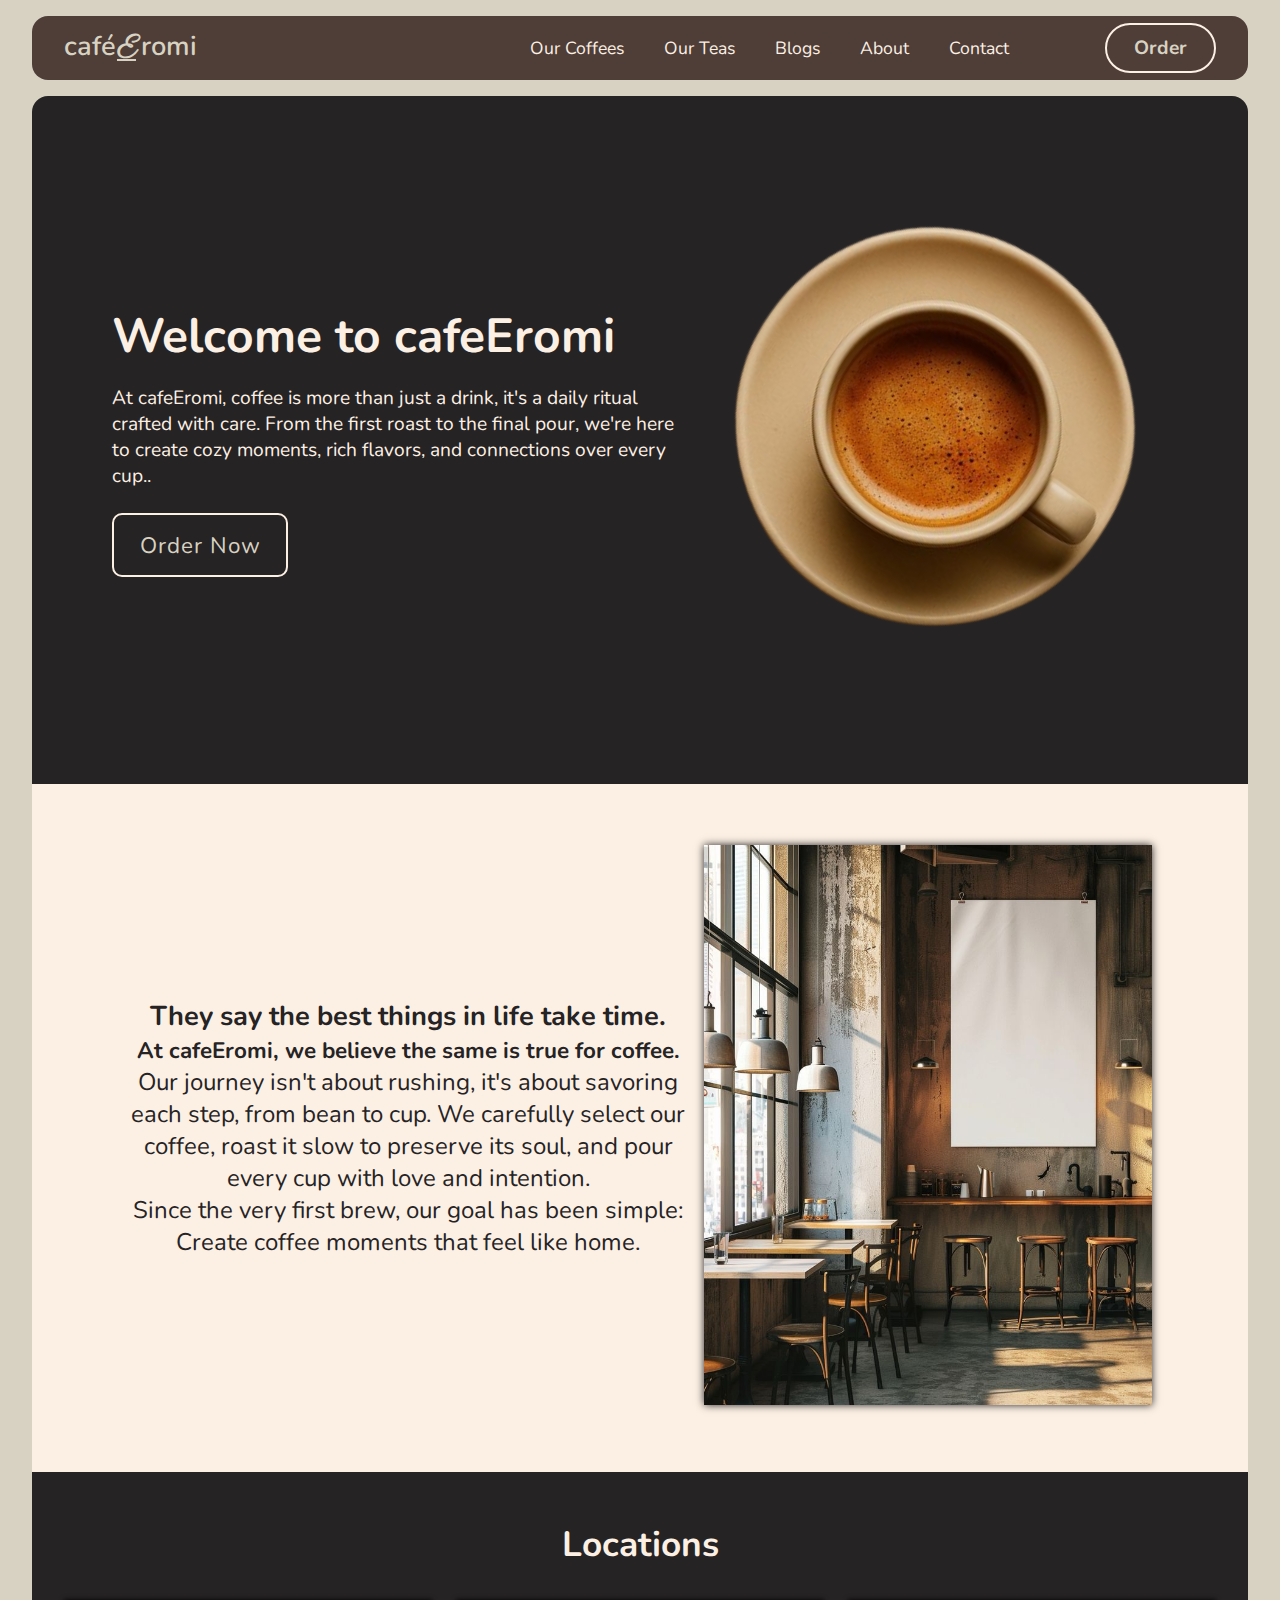
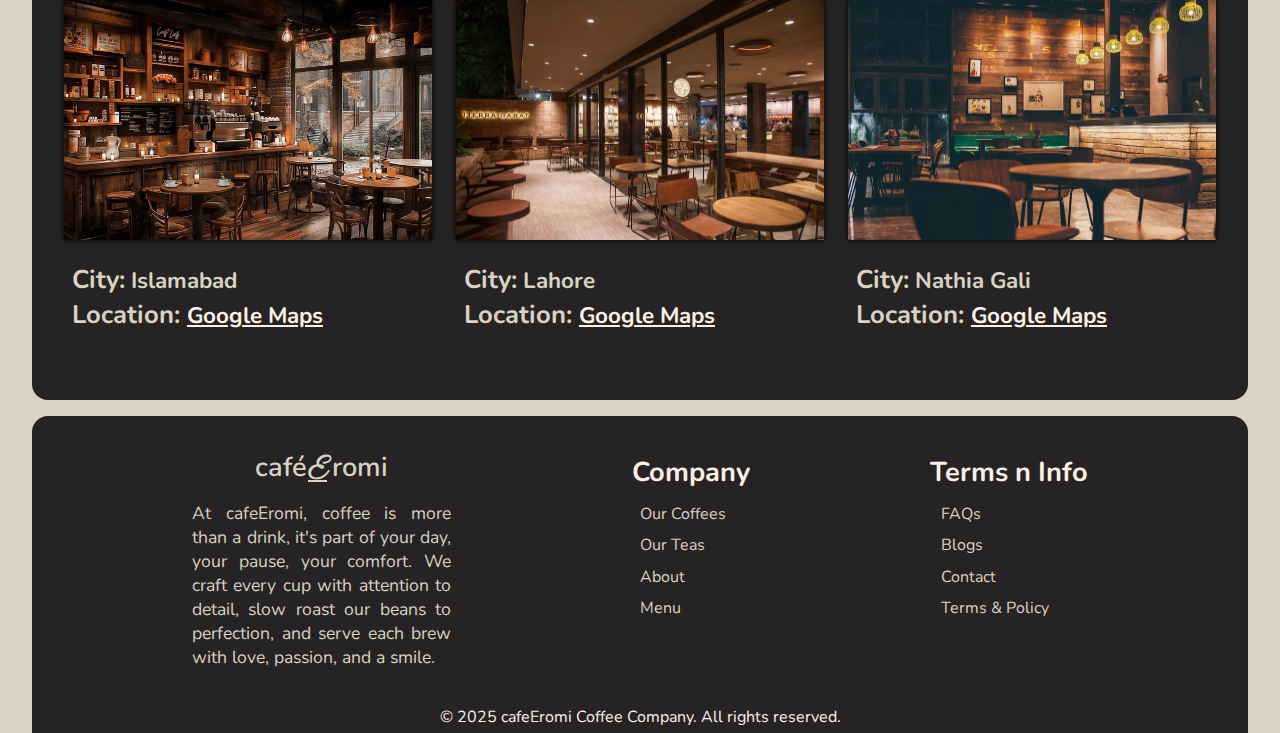
<file: index.html>
<!DOCTYPE html>
<html lang="en">
<head>
    <meta charset="UTF-8">
    <meta name="viewport" content="width=device-width, initial-scale=1.0">
    <title>CaféEromi</title>
    <link rel="shortcut icon" href="assets/favicon/favicon.ico" type="image/x-icon">
    <link rel="stylesheet" href="css/style.css">
    <link rel="stylesheet" href="css/headFoot.css">
</head>
<body>
    <div class="container">
        <header>
            <div class="hero">
                <div class="logo"><a href="index.html">café<span>E</span>romi</a></div>
                <div class="nav">
                    <ul>
                        <li><a href="ourCoffees.html">Our Coffees</a></li>
                        <li><a href="ourTeas.html">Our Teas</a></li>
                        <li><a href="blogs.html">Blogs</a></li>
                        <li><a href="about.html">About</a></li>
                        <li><a href="contact.html">Contact</a></li>
                        <h5><a href="menu.html">Order</a></h5>
                    </ul>
                </div>
            </div>
        </header>
        
        <main>
            <div class="firstSection">
                <div class="text">
                    <h3>Welcome to cafeEromi</h3>
                    <!-- <h4>Crafted with perfection, <br><span></span> poured with love</h4> -->
                    <p>At cafeEromi, coffee is more than just a drink, it's a daily ritual crafted with care. From the first roast to the final pour, we're here to create cozy moments, rich flavors, and connections over every cup..</p>
                    <button><a href="">Order Now</a></button>
                </div>
                <div class="image"><img src="images/coffee.png" alt="Coffee Image/ Now you can't see it."></div>
            </div>

            <div class="secondSection">
                <div class="sideText">
                    <h3>They say the best things in life take time.</h3>
                    <h4>At cafeEromi, we believe the same is true for coffee.</h4>
                    <p>Our journey isn't about rushing, it's about savoring each step, from bean to cup. We carefully select our coffee, roast it slow to preserve its soul, and pour every cup with love and intention.</p>
                    <p>Since the very first brew, our goal has been simple: Create coffee moments that feel like home.</p>
                </div>
                <div class="sideImg">
                    <img src="images/cafeCorner.jpeg" alt="cafe ambiance">
                </div>
            </div>

            <div class="thirdSection">
                <div class="title"><h3>Locations</h3></div>
                <div class="content">
                    <div class="column">
                        <img src="images/location1.jpeg" alt="First Location">
                        <h4><span>City:</span> Islamabad</h4>
                        <h3>Location: <a href="https://maps.app.goo.gl/bSp8hKGJE97Chyjr6" target="_blank">Google Maps</a></h3>
                    </div>
                    <div class="column">
                        <img src="images/location2.jpeg" alt="First Location">
                        <h4><span>City:</span> Lahore</h4>
                        <h3>Location: <a href="https://maps.app.goo.gl/pLmsVsGnGvQEAApd8" target="_blank">Google Maps</a></h3>
                    </div>
                    <div class="column">
                        <img src="images/location3.jpeg" alt="First Location">
                        <h4><span>City:</span> Nathia Gali</h4>
                        <h3>Location: <a href="https://maps.app.goo.gl/6GVHs4MskCoEbJNc8" target="_blank">Google Maps</a></h3>
                    </div>
                </div>
            </div>
        </main>
        
        <footer>
            <div class="top">
                <div class="leftSide">
                    <div class="logo"><a href="index.html">café<span>E</span>romi</a></div>
                    <p>At cafeEromi, coffee is more than a drink, it's part of your day, your pause, your comfort. We craft every cup with attention to detail, slow roast our beans to perfection, and serve each brew with love, passion, and a smile.</p>
                </div>
                <div class="nav">
                    <h4>Company</h4>
                    <ul>
                        <li><a href="ourCoffees.html">Our Coffees</a></li>
                        <li><a href="ourTeas.html">Our Teas</a></li>
                        <li><a href="about.html">About</a></li>
                        <li><a href="menu.html">Menu</a></li>
                    </ul>
                </div>
                <div class="links">
                    <h4>Terms n Info</h4>
                    <ul>
                        <li><a href="faqs.html">FAQs</a></li>
                        <li><a href="blogs.html">Blogs</a></li>
                        <li><a href="contact.html">Contact</a></li>
                        <li><a href="termNpolicy.html">Terms & Policy</a></li>
                    </ul>
                </div>
            </div>
            <div class="bottom">
                <p>© 2025 cafeEromi Coffee Company. All rights reserved.</p>
            </div>
        </footer>
    </div>
</body>
</html>
</file>
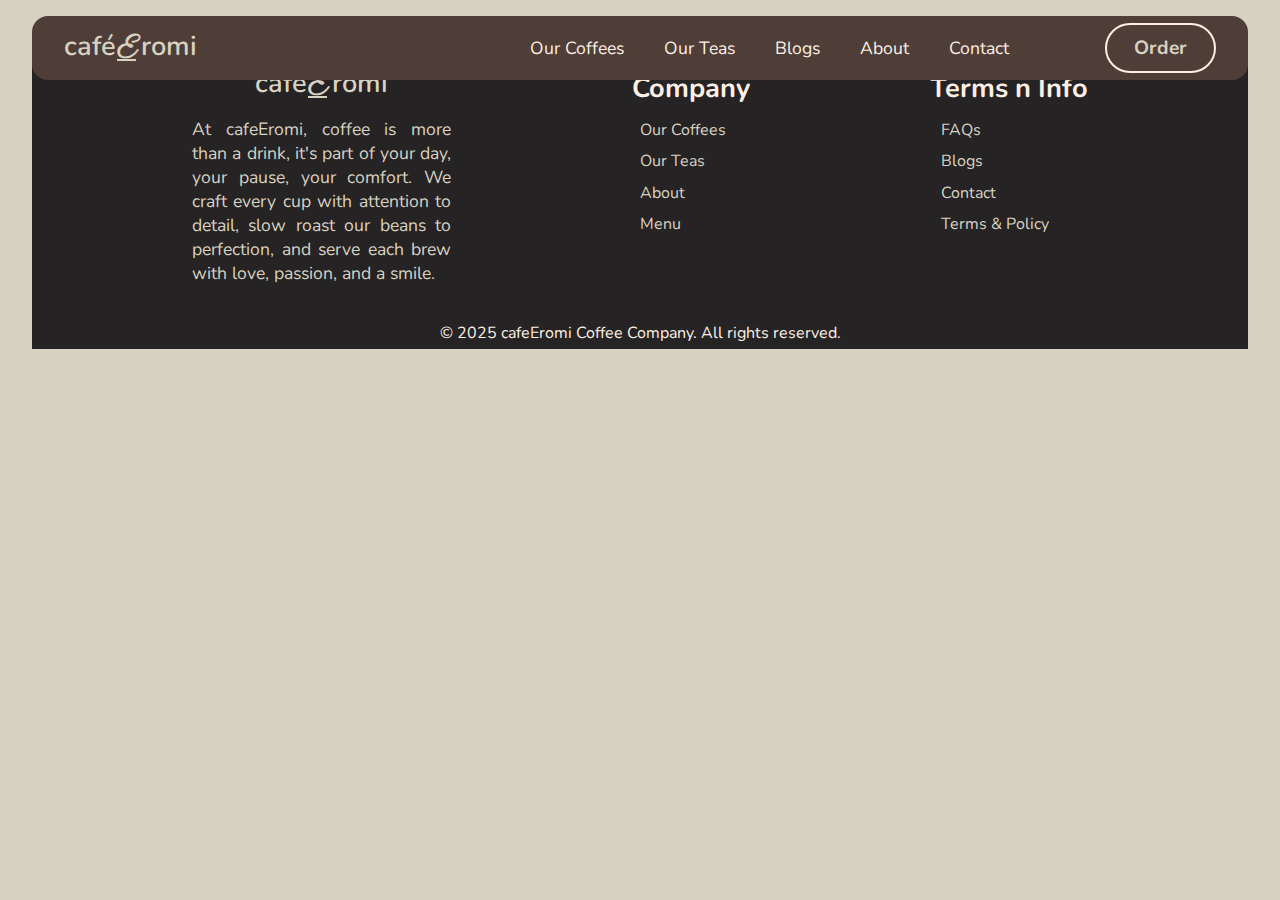
<file: about.html>
<!DOCTYPE html>
<html lang="en">
<head>
    <meta charset="UTF-8">
    <meta name="viewport" content="width=device-width, initial-scale=1.0">
    <title>CaféEromi</title>
    <link rel="shortcut icon" href="assets/favicon/favicon.ico" type="image/x-icon">
    <link rel="stylesheet" href="css/about.css">
    <link rel="stylesheet" href="css/headFoot.css">
</head>
<body>
    <div class="container">
        <header>
            <div class="hero">
                <div class="logo"><a href="index.html">café<span>E</span>romi</a></div>
                <div class="nav">
                    <ul>
                        <li><a href="ourCoffees.html">Our Coffees</a></li>
                        <li><a href="ourTeas.html">Our Teas</a></li>
                        <li><a href="blogs.html">Blogs</a></li>
                        <li><a href="about.html">About</a></li>
                        <li><a href="contact.html">Contact</a></li>
                        <h5><a href="menu.html">Order</a></h5>
                    </ul>
                </div>
            </div>
        </header>
        
        <main>

        </main>
        
        <footer>
            <div class="top">
                <div class="leftSide">
                    <div class="logo"><a href="index.html">café<span>E</span>romi</a></div>
                    <p>At cafeEromi, coffee is more than a drink, it's part of your day, your pause, your comfort. We craft every cup with attention to detail, slow roast our beans to perfection, and serve each brew with love, passion, and a smile.</p>
                </div>
                <div class="nav">
                    <h4>Company</h4>
                    <ul>
                        <li><a href="ourCoffees.html">Our Coffees</a></li>
                        <li><a href="ourTeas.html">Our Teas</a></li>
                        <li><a href="about.html">About</a></li>
                        <li><a href="menu.html">Menu</a></li>
                    </ul>
                </div>
                <div class="links">
                    <h4>Terms n Info</h4>
                    <ul>
                        <li><a href="faqs.html">FAQs</a></li>
                        <li><a href="blogs.html">Blogs</a></li>
                        <li><a href="contact.html">Contact</a></li>
                        <li><a href="termNpolicy.html">Terms & Policy</a></li>
                    </ul>
                </div>
            </div>
            <div class="bottom">
                <p>© 2025 cafeEromi Coffee Company. All rights reserved.</p>
            </div>
        </footer>
    </div>
</body>
</html>
</file>
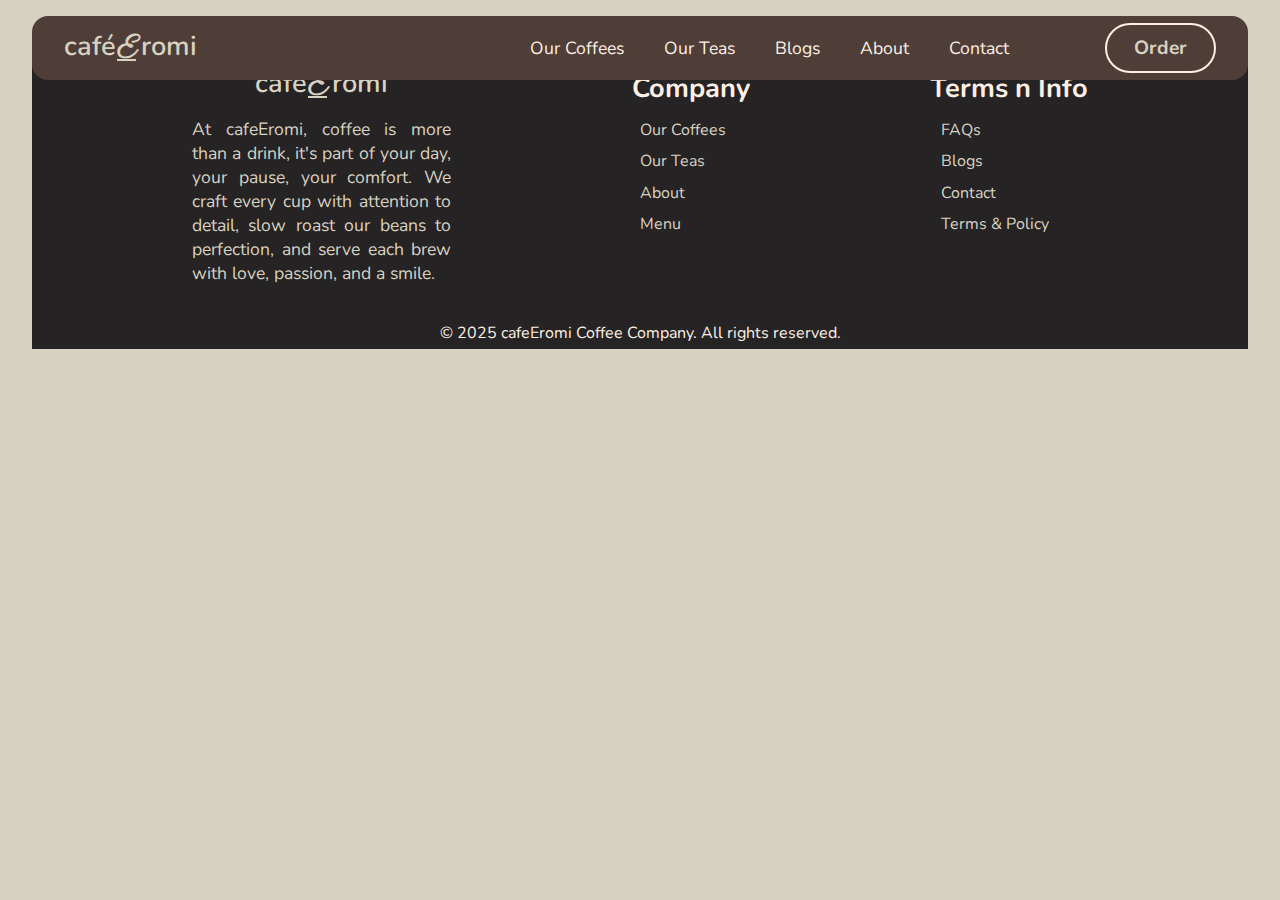
<file: blogs.html>
<!DOCTYPE html>
<html lang="en">
<head>
    <meta charset="UTF-8">
    <meta name="viewport" content="width=device-width, initial-scale=1.0">
    <title>CaféEromi</title>
    <link rel="shortcut icon" href="assets/favicon/favicon.ico" type="image/x-icon">
    <link rel="stylesheet" href="css/blogs.css">
    <link rel="stylesheet" href="css/headFoot.css">
</head>
<body>
    <div class="container">
        <header>
            <div class="hero">
                <div class="logo"><a href="index.html">café<span>E</span>romi</a></div>
                <div class="nav">
                    <ul>
                        <li><a href="ourCoffees.html">Our Coffees</a></li>
                        <li><a href="ourTeas.html">Our Teas</a></li>
                        <li><a href="blogs.html">Blogs</a></li>
                        <li><a href="about.html">About</a></li>
                        <li><a href="contact.html">Contact</a></li>
                        <h5><a href="menu.html">Order</a></h5>
                    </ul>
                </div>
            </div>
        </header>
        
        <main>

        </main>
        
        <footer>
            <div class="top">
                <div class="leftSide">
                    <div class="logo"><a href="index.html">café<span>E</span>romi</a></div>
                    <p>At cafeEromi, coffee is more than a drink, it's part of your day, your pause, your comfort. We craft every cup with attention to detail, slow roast our beans to perfection, and serve each brew with love, passion, and a smile.</p>
                </div>
                <div class="nav">
                    <h4>Company</h4>
                    <ul>
                        <li><a href="ourCoffees.html">Our Coffees</a></li>
                        <li><a href="ourTeas.html">Our Teas</a></li>
                        <li><a href="about.html">About</a></li>
                        <li><a href="menu.html">Menu</a></li>
                    </ul>
                </div>
                <div class="links">
                    <h4>Terms n Info</h4>
                    <ul>
                        <li><a href="faqs.html">FAQs</a></li>
                        <li><a href="blogs.html">Blogs</a></li>
                        <li><a href="contact.html">Contact</a></li>
                        <li><a href="termNpolicy.html">Terms & Policy</a></li>
                    </ul>
                </div>
            </div>
            <div class="bottom">
                <p>© 2025 cafeEromi Coffee Company. All rights reserved.</p>
            </div>
        </footer>
    </div>
</body>
</html>
</file>
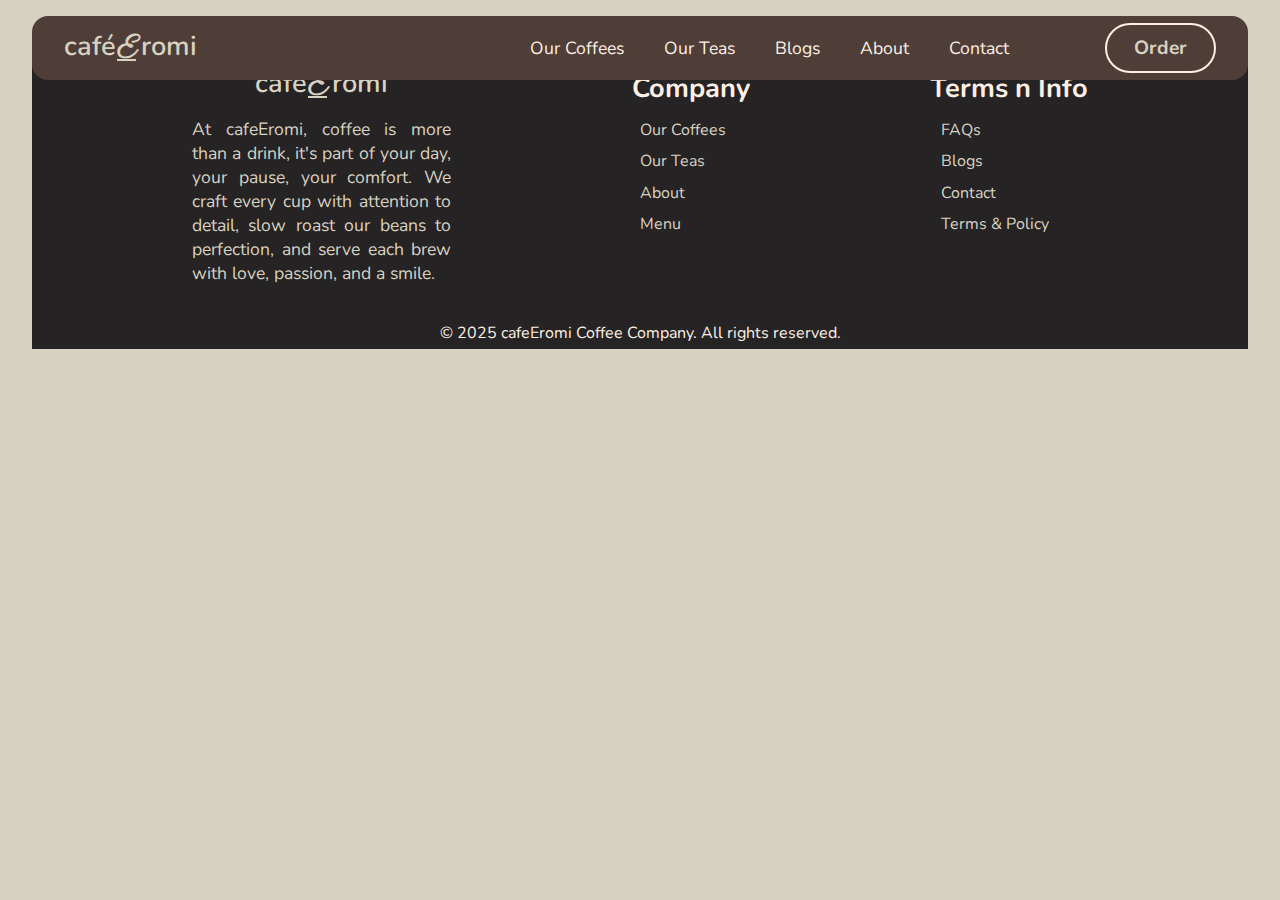
<file: cart.html>
<!DOCTYPE html>
<html lang="en">
<head>
    <meta charset="UTF-8">
    <meta name="viewport" content="width=device-width, initial-scale=1.0">
    <title>CaféEromi</title>
    <link rel="shortcut icon" href="assets/favicon/favicon.ico" type="image/x-icon">
    <link rel="stylesheet" href="css/cart.css">
    <link rel="stylesheet" href="css/headFoot.css">
</head>
<body>
    <div class="container">
        <header>
            <div class="hero">
                <div class="logo"><a href="index.html">café<span>E</span>romi</a></div>
                <div class="nav">
                    <ul>
                        <li><a href="ourCoffees.html">Our Coffees</a></li>
                        <li><a href="ourTeas.html">Our Teas</a></li>
                        <li><a href="blogs.html">Blogs</a></li>
                        <li><a href="about.html">About</a></li>
                        <li><a href="contact.html">Contact</a></li>
                        <h5><a href="menu.html">Order</a></h5>
                    </ul>
                </div>
            </div>
        </header>
        
        <main>

        </main>
        
        <footer>
            <div class="top">
                <div class="leftSide">
                    <div class="logo"><a href="index.html">café<span>E</span>romi</a></div>
                    <p>At cafeEromi, coffee is more than a drink, it's part of your day, your pause, your comfort. We craft every cup with attention to detail, slow roast our beans to perfection, and serve each brew with love, passion, and a smile.</p>
                </div>
                <div class="nav">
                    <h4>Company</h4>
                    <ul>
                        <li><a href="ourCoffees.html">Our Coffees</a></li>
                        <li><a href="ourTeas.html">Our Teas</a></li>
                        <li><a href="about.html">About</a></li>
                        <li><a href="menu.html">Menu</a></li>
                    </ul>
                </div>
                <div class="links">
                    <h4>Terms n Info</h4>
                    <ul>
                        <li><a href="faqs.html">FAQs</a></li>
                        <li><a href="blogs.html">Blogs</a></li>
                        <li><a href="contact.html">Contact</a></li>
                        <li><a href="termNpolicy.html">Terms & Policy</a></li>
                    </ul>
                </div>
            </div>
            <div class="bottom">
                <p>© 2025 cafeEromi Coffee Company. All rights reserved.</p>
            </div>
        </footer>
    </div>
</body>
</html>
</file>
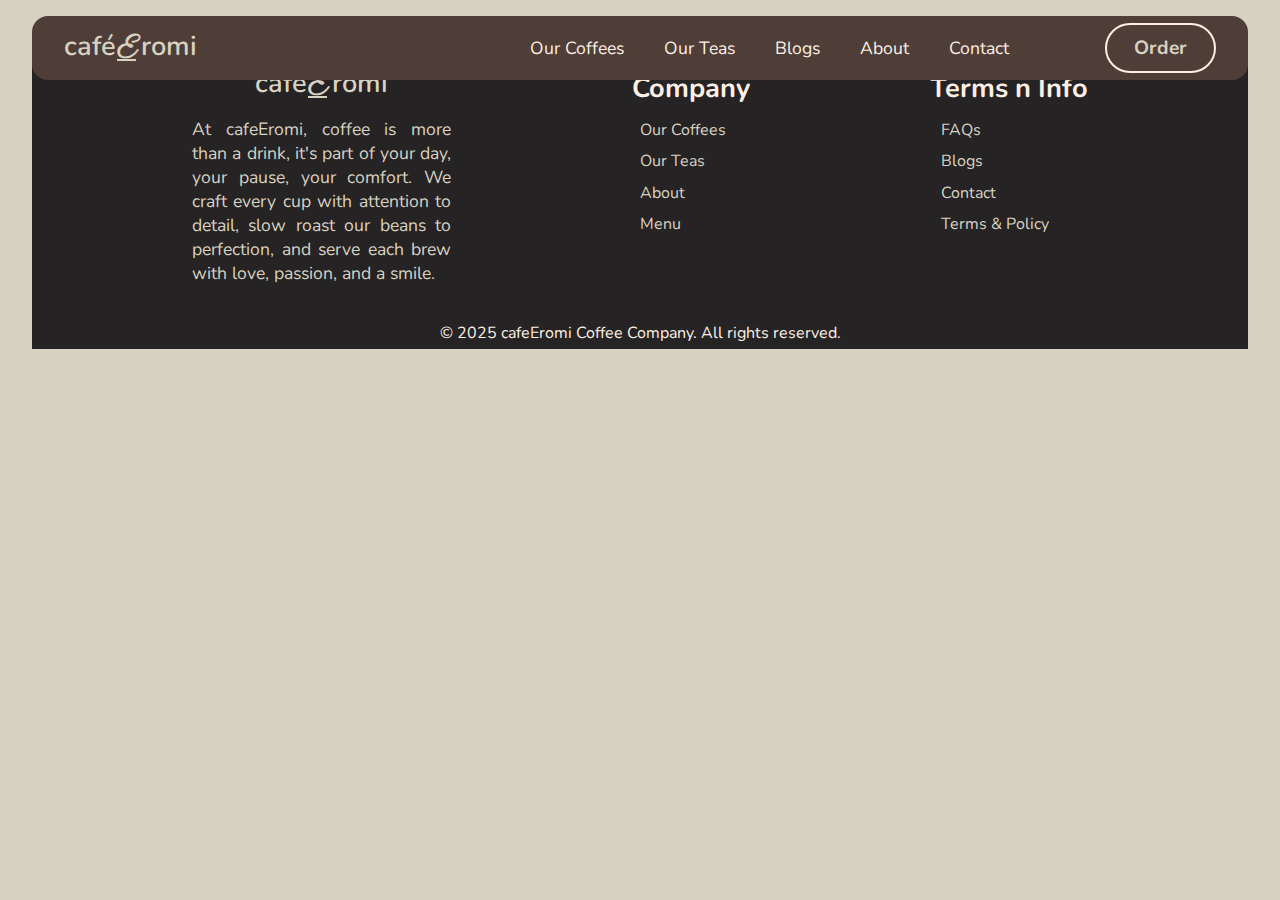
<file: checkout.html>
<!DOCTYPE html>
<html lang="en">
<head>
    <meta charset="UTF-8">
    <meta name="viewport" content="width=device-width, initial-scale=1.0">
    <title>CaféEromi</title>
    <link rel="shortcut icon" href="assets/favicon/favicon.ico" type="image/x-icon">
    <link rel="stylesheet" href="css/checkout.css">
    <link rel="stylesheet" href="css/headFoot.css">
</head>
<body>
    <div class="container">
        <header>
            <div class="hero">
                <div class="logo"><a href="index.html">café<span>E</span>romi</a></div>
                <div class="nav">
                    <ul>
                        <li><a href="ourCoffees.html">Our Coffees</a></li>
                        <li><a href="ourTeas.html">Our Teas</a></li>
                        <li><a href="blogs.html">Blogs</a></li>
                        <li><a href="about.html">About</a></li>
                        <li><a href="contact.html">Contact</a></li>
                        <h5><a href="menu.html">Order</a></h5>
                    </ul>
                </div>
            </div>
        </header>
        
        <main>

        </main>
        
        <footer>
            <div class="top">
                <div class="leftSide">
                    <div class="logo"><a href="index.html">café<span>E</span>romi</a></div>
                    <p>At cafeEromi, coffee is more than a drink, it's part of your day, your pause, your comfort. We craft every cup with attention to detail, slow roast our beans to perfection, and serve each brew with love, passion, and a smile.</p>
                </div>
                <div class="nav">
                    <h4>Company</h4>
                    <ul>
                        <li><a href="ourCoffees.html">Our Coffees</a></li>
                        <li><a href="ourTeas.html">Our Teas</a></li>
                        <li><a href="about.html">About</a></li>
                        <li><a href="menu.html">Menu</a></li>
                    </ul>
                </div>
                <div class="links">
                    <h4>Terms n Info</h4>
                    <ul>
                        <li><a href="faqs.html">FAQs</a></li>
                        <li><a href="blogs.html">Blogs</a></li>
                        <li><a href="contact.html">Contact</a></li>
                        <li><a href="termNpolicy.html">Terms & Policy</a></li>
                    </ul>
                </div>
            </div>
            <div class="bottom">
                <p>© 2025 cafeEromi Coffee Company. All rights reserved.</p>
            </div>
        </footer>
    </div>
</body>
</html>
</file>
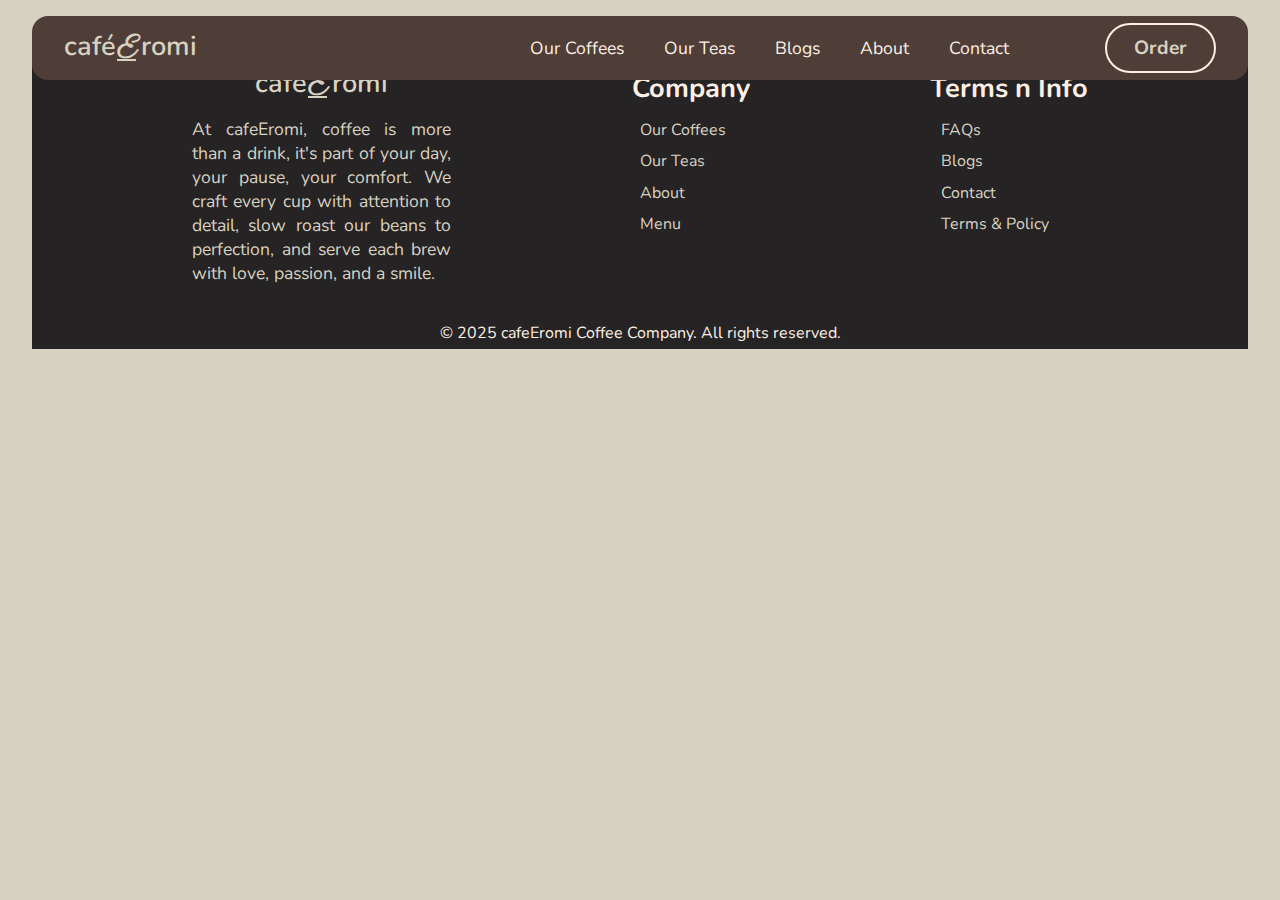
<file: contact.html>
<!DOCTYPE html>
<html lang="en">
<head>
    <meta charset="UTF-8">
    <meta name="viewport" content="width=device-width, initial-scale=1.0">
    <title>CaféEromi</title>
    <link rel="shortcut icon" href="assets/favicon/favicon.ico" type="image/x-icon">
    <link rel="stylesheet" href="css/contact.css">
    <link rel="stylesheet" href="css/headFoot.css">
</head>
<body>
    <div class="container">
        <header>
            <div class="hero">
                <div class="logo"><a href="index.html">café<span>E</span>romi</a></div>
                <div class="nav">
                    <ul>
                        <li><a href="ourCoffees.html">Our Coffees</a></li>
                        <li><a href="ourTeas.html">Our Teas</a></li>
                        <li><a href="blogs.html">Blogs</a></li>
                        <li><a href="about.html">About</a></li>
                        <li><a href="contact.html">Contact</a></li>
                        <h5><a href="menu.html">Order</a></h5>
                    </ul>
                </div>
            </div>
        </header>
        
        <main>

        </main>
        
        <footer>
            <div class="top">
                <div class="leftSide">
                    <div class="logo"><a href="index.html">café<span>E</span>romi</a></div>
                    <p>At cafeEromi, coffee is more than a drink, it's part of your day, your pause, your comfort. We craft every cup with attention to detail, slow roast our beans to perfection, and serve each brew with love, passion, and a smile.</p>
                </div>
                <div class="nav">
                    <h4>Company</h4>
                    <ul>
                        <li><a href="ourCoffees.html">Our Coffees</a></li>
                        <li><a href="ourTeas.html">Our Teas</a></li>
                        <li><a href="about.html">About</a></li>
                        <li><a href="menu.html">Menu</a></li>
                    </ul>
                </div>
                <div class="links">
                    <h4>Terms n Info</h4>
                    <ul>
                        <li><a href="faqs.html">FAQs</a></li>
                        <li><a href="blogs.html">Blogs</a></li>
                        <li><a href="contact.html">Contact</a></li>
                        <li><a href="termNpolicy.html">Terms & Policy</a></li>
                    </ul>
                </div>
            </div>
            <div class="bottom">
                <p>© 2025 cafeEromi Coffee Company. All rights reserved.</p>
            </div>
        </footer>
    </div>
</body>
</html>
</file>
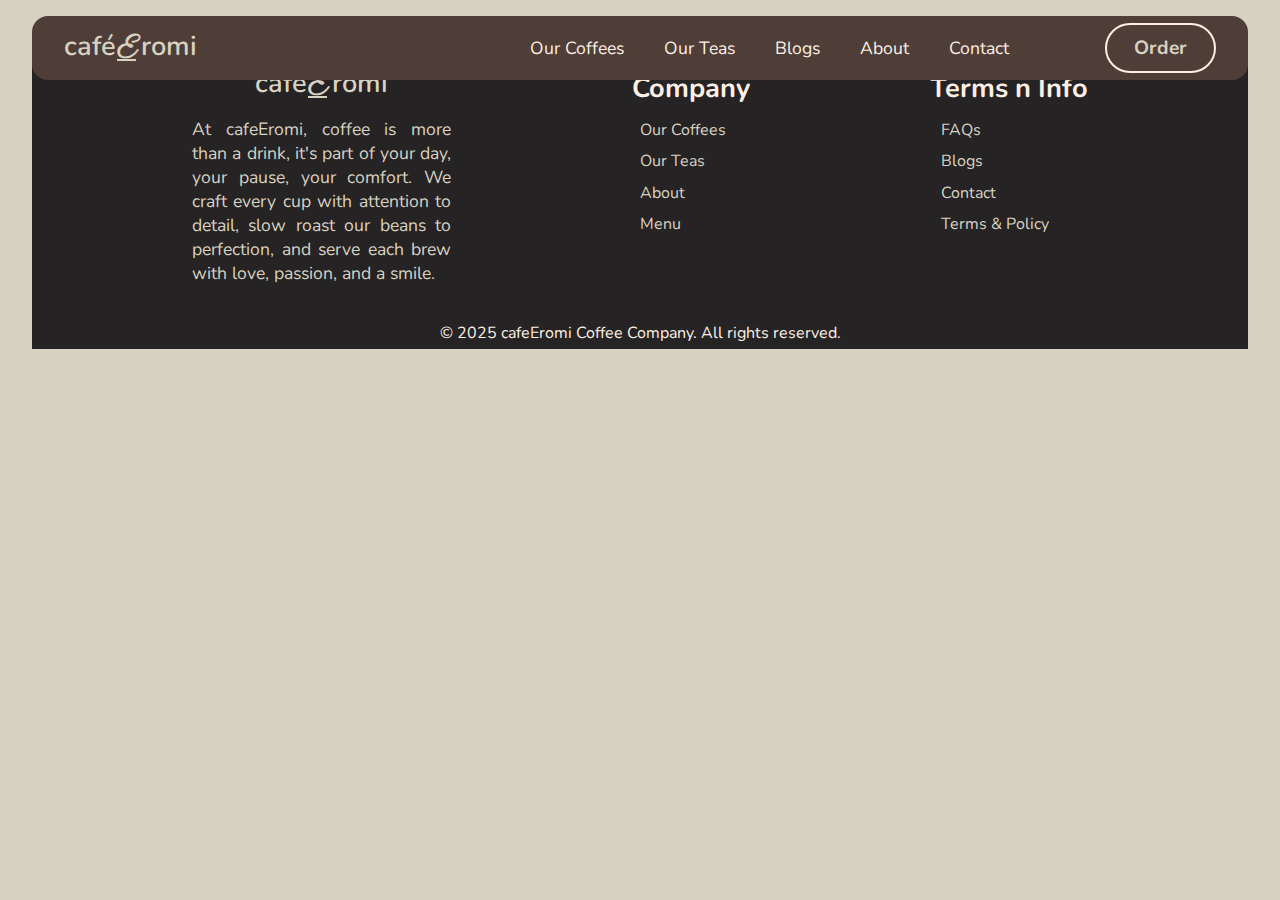
<file: faqs.html>
<!DOCTYPE html>
<html lang="en">
<head>
    <meta charset="UTF-8">
    <meta name="viewport" content="width=device-width, initial-scale=1.0">
    <title>CaféEromi</title>
    <link rel="shortcut icon" href="assets/favicon/favicon.ico" type="image/x-icon">
    <link rel="stylesheet" href="css/faqs.css">
    <link rel="stylesheet" href="css/headFoot.css">
</head>
<body>
    <div class="container">
        <header>
            <div class="hero">
                <div class="logo"><a href="index.html">café<span>E</span>romi</a></div>
                <div class="nav">
                    <ul>
                        <li><a href="ourCoffees.html">Our Coffees</a></li>
                        <li><a href="ourTeas.html">Our Teas</a></li>
                        <li><a href="blogs.html">Blogs</a></li>
                        <li><a href="about.html">About</a></li>
                        <li><a href="contact.html">Contact</a></li>
                        <h5><a href="menu.html">Order</a></h5>
                    </ul>
                </div>
            </div>
        </header>
        
        <main>

        </main>
        
        <footer>
            <div class="top">
                <div class="leftSide">
                    <div class="logo"><a href="index.html">café<span>E</span>romi</a></div>
                    <p>At cafeEromi, coffee is more than a drink, it's part of your day, your pause, your comfort. We craft every cup with attention to detail, slow roast our beans to perfection, and serve each brew with love, passion, and a smile.</p>
                </div>
                <div class="nav">
                    <h4>Company</h4>
                    <ul>
                        <li><a href="ourCoffees.html">Our Coffees</a></li>
                        <li><a href="ourTeas.html">Our Teas</a></li>
                        <li><a href="about.html">About</a></li>
                        <li><a href="menu.html">Menu</a></li>
                    </ul>
                </div>
                <div class="links">
                    <h4>Terms n Info</h4>
                    <ul>
                        <li><a href="faqs.html">FAQs</a></li>
                        <li><a href="blogs.html">Blogs</a></li>
                        <li><a href="contact.html">Contact</a></li>
                        <li><a href="termNpolicy.html">Terms & Policy</a></li>
                    </ul>
                </div>
            </div>
            <div class="bottom">
                <p>© 2025 cafeEromi Coffee Company. All rights reserved.</p>
            </div>
        </footer>
    </div>
</body>
</html>
</file>
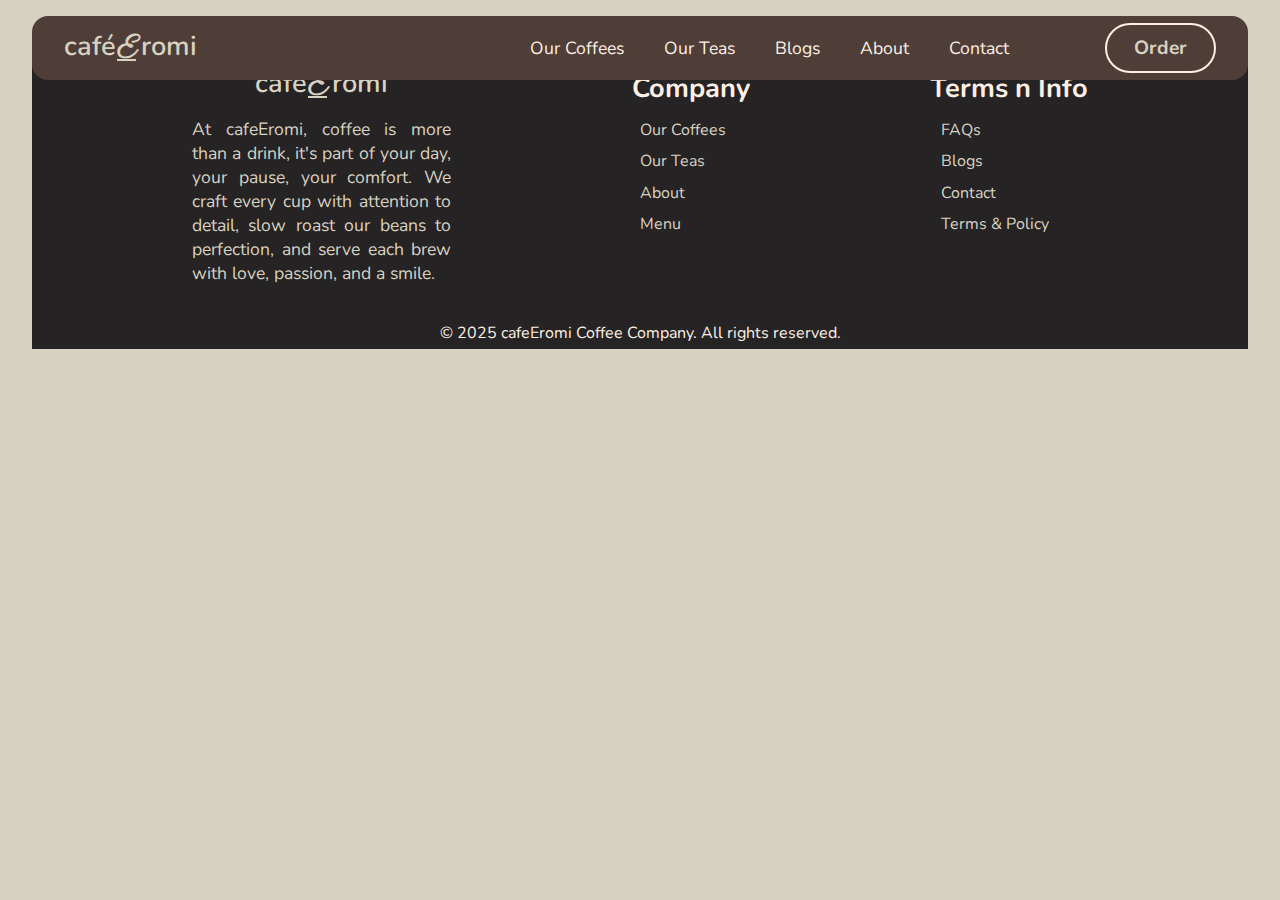
<file: menu.html>
<!DOCTYPE html>
<html lang="en">
<head>
    <meta charset="UTF-8">
    <meta name="viewport" content="width=device-width, initial-scale=1.0">
    <title>CaféEromi</title>
    <link rel="shortcut icon" href="assets/favicon/favicon.ico" type="image/x-icon">
    <link rel="stylesheet" href="css/menu.css">
    <link rel="stylesheet" href="css/headFoot.css">
</head>
<body>
    <div class="container">
        <header>
            <div class="hero">
                <div class="logo"><a href="index.html">café<span>E</span>romi</a></div>
                <div class="nav">
                    <ul>
                        <li><a href="ourCoffees.html">Our Coffees</a></li>
                        <li><a href="ourTeas.html">Our Teas</a></li>
                        <li><a href="blogs.html">Blogs</a></li>
                        <li><a href="about.html">About</a></li>
                        <li><a href="contact.html">Contact</a></li>
                        <h5><a href="menu.html">Order</a></h5>
                    </ul>
                </div>
            </div>
        </header>
        
        <main>

        </main>
        
        <footer>
            <div class="top">
                <div class="leftSide">
                    <div class="logo"><a href="index.html">café<span>E</span>romi</a></div>
                    <p>At cafeEromi, coffee is more than a drink, it's part of your day, your pause, your comfort. We craft every cup with attention to detail, slow roast our beans to perfection, and serve each brew with love, passion, and a smile.</p>
                </div>
                <div class="nav">
                    <h4>Company</h4>
                    <ul>
                        <li><a href="ourCoffees.html">Our Coffees</a></li>
                        <li><a href="ourTeas.html">Our Teas</a></li>
                        <li><a href="about.html">About</a></li>
                        <li><a href="menu.html">Menu</a></li>
                    </ul>
                </div>
                <div class="links">
                    <h4>Terms n Info</h4>
                    <ul>
                        <li><a href="faqs.html">FAQs</a></li>
                        <li><a href="blogs.html">Blogs</a></li>
                        <li><a href="contact.html">Contact</a></li>
                        <li><a href="termNpolicy.html">Terms & Policy</a></li>
                    </ul>
                </div>
            </div>
            <div class="bottom">
                <p>© 2025 cafeEromi Coffee Company. All rights reserved.</p>
            </div>
        </footer>
    </div>
</body>
</html>
</file>
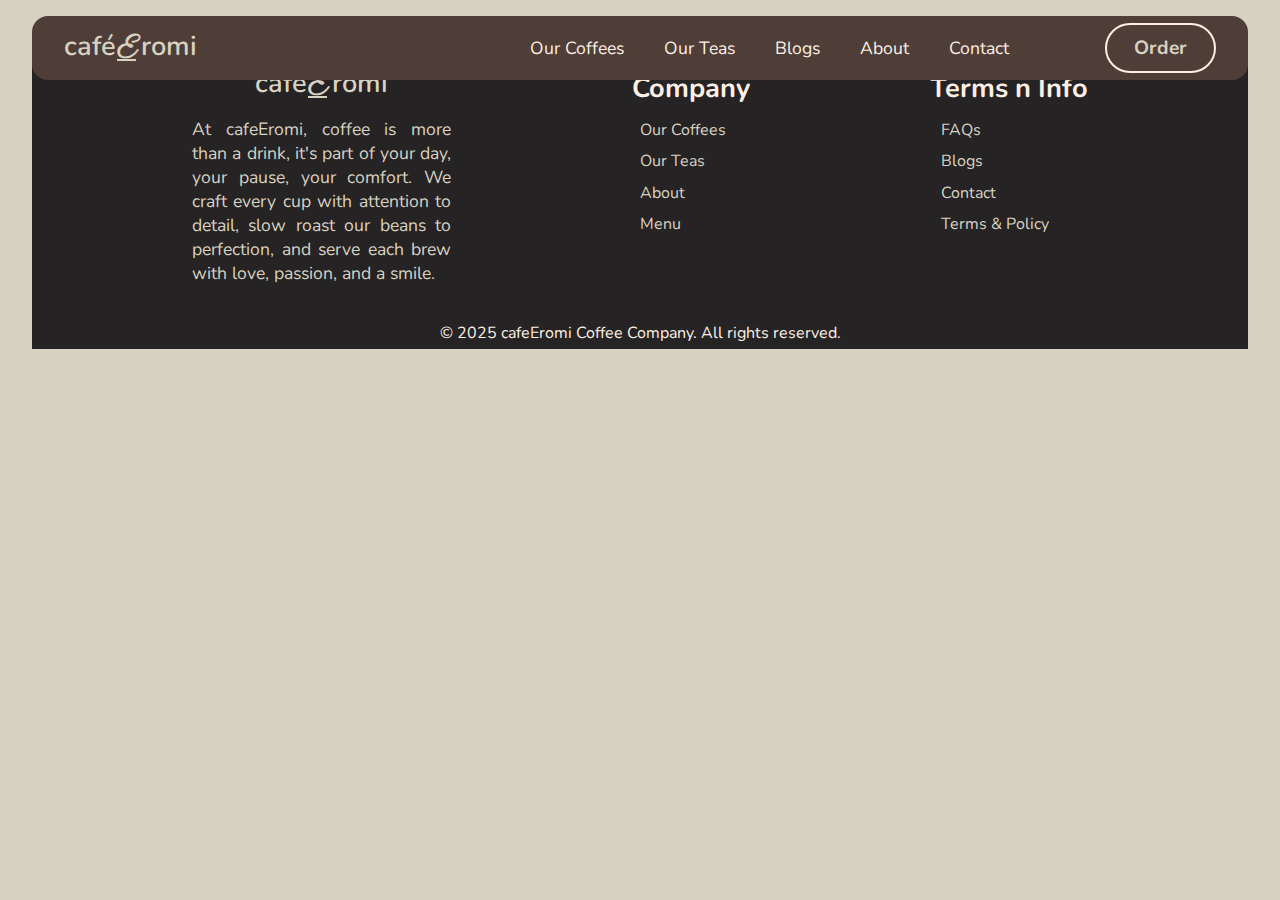
<file: ourCoffees.html>
<!DOCTYPE html>
<html lang="en">
<head>
    <meta charset="UTF-8">
    <meta name="viewport" content="width=device-width, initial-scale=1.0">
    <title>CaféEromi</title>
    <link rel="shortcut icon" href="assets/favicon/favicon.ico" type="image/x-icon">
    <link rel="stylesheet" href="css/ourCoffees.css">
    <link rel="stylesheet" href="css/headFoot.css">
</head>
<body>
    <div class="container">
        <header>
            <div class="hero">
                <div class="logo"><a href="index.html">café<span>E</span>romi</a></div>
                <div class="nav">
                    <ul>
                        <li><a href="ourCoffees.html">Our Coffees</a></li>
                        <li><a href="ourTeas.html">Our Teas</a></li>
                        <li><a href="blogs.html">Blogs</a></li>
                        <li><a href="about.html">About</a></li>
                        <li><a href="contact.html">Contact</a></li>
                        <h5><a href="menu.html">Order</a></h5>
                    </ul>
                </div>
            </div>
        </header>
        
        <main>

        </main>
        
        <footer>
            <div class="top">
                <div class="leftSide">
                    <div class="logo"><a href="index.html">café<span>E</span>romi</a></div>
                    <p>At cafeEromi, coffee is more than a drink, it's part of your day, your pause, your comfort. We craft every cup with attention to detail, slow roast our beans to perfection, and serve each brew with love, passion, and a smile.</p>
                </div>
                <div class="nav">
                    <h4>Company</h4>
                    <ul>
                        <li><a href="ourCoffees.html">Our Coffees</a></li>
                        <li><a href="ourTeas.html">Our Teas</a></li>
                        <li><a href="about.html">About</a></li>
                        <li><a href="menu.html">Menu</a></li>
                    </ul>
                </div>
                <div class="links">
                    <h4>Terms n Info</h4>
                    <ul>
                        <li><a href="faqs.html">FAQs</a></li>
                        <li><a href="blogs.html">Blogs</a></li>
                        <li><a href="contact.html">Contact</a></li>
                        <li><a href="termNpolicy.html">Terms & Policy</a></li>
                    </ul>
                </div>
            </div>
            <div class="bottom">
                <p>© 2025 cafeEromi Coffee Company. All rights reserved.</p>
            </div>
        </footer>
    </div>
</body>
</html>
</file>
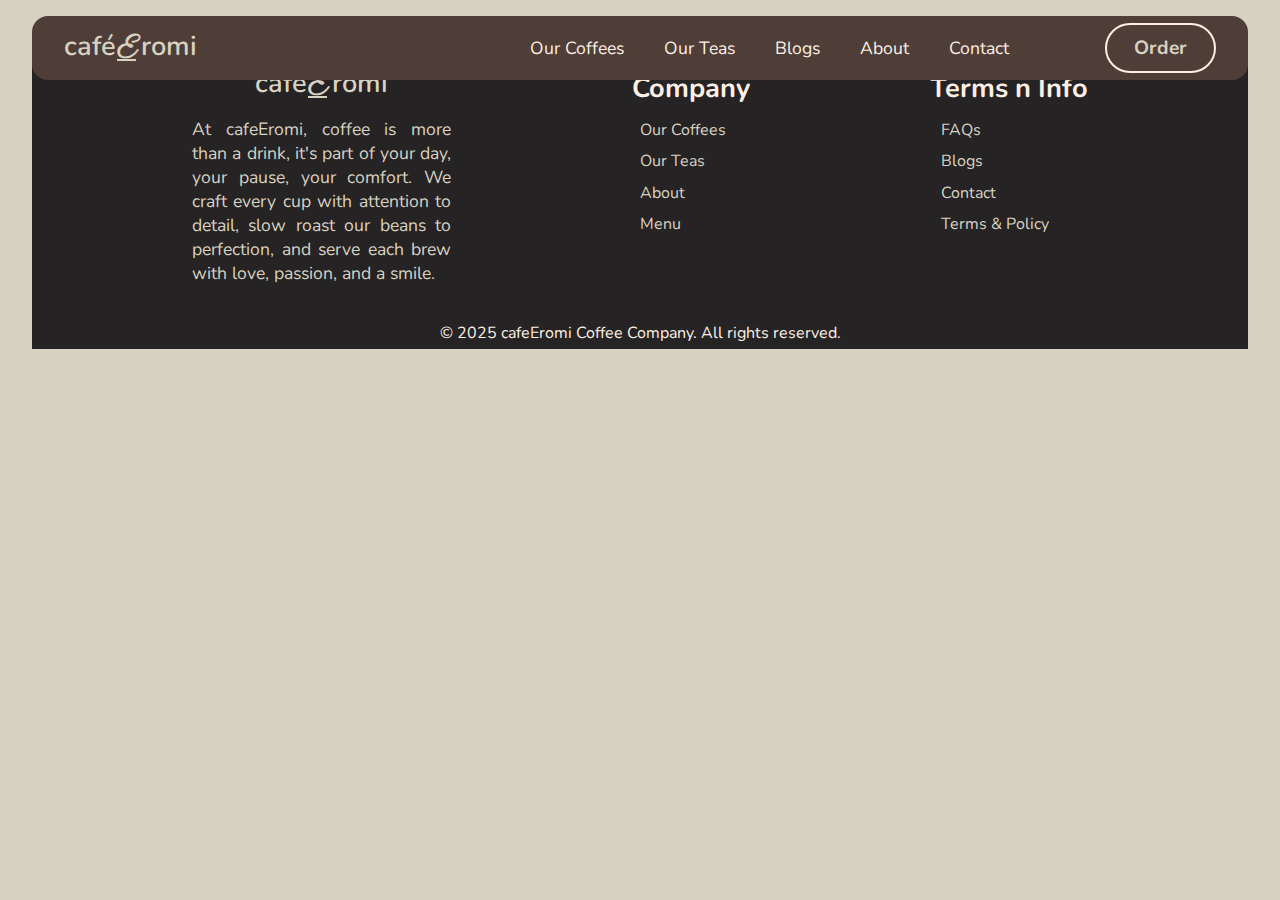
<file: ourTeas.html>
<!DOCTYPE html>
<html lang="en">
<head>
    <meta charset="UTF-8">
    <meta name="viewport" content="width=device-width, initial-scale=1.0">
    <title>CaféEromi</title>
    <link rel="shortcut icon" href="assets/favicon/favicon.ico" type="image/x-icon">
    <link rel="stylesheet" href="css/ourTeas.css">
    <link rel="stylesheet" href="css/headFoot.css">
</head>
<body>
    <div class="container">
        <header>
            <div class="hero">
                <div class="logo"><a href="index.html">café<span>E</span>romi</a></div>
                <div class="nav">
                    <ul>
                        <li><a href="ourCoffees.html">Our Coffees</a></li>
                        <li><a href="ourTeas.html">Our Teas</a></li>
                        <li><a href="blogs.html">Blogs</a></li>
                        <li><a href="about.html">About</a></li>
                        <li><a href="contact.html">Contact</a></li>
                        <h5><a href="menu.html">Order</a></h5>
                    </ul>
                </div>
            </div>
        </header>
        
        <main>

        </main>
        
        <footer>
            <div class="top">
                <div class="leftSide">
                    <div class="logo"><a href="index.html">café<span>E</span>romi</a></div>
                    <p>At cafeEromi, coffee is more than a drink, it's part of your day, your pause, your comfort. We craft every cup with attention to detail, slow roast our beans to perfection, and serve each brew with love, passion, and a smile.</p>
                </div>
                <div class="nav">
                    <h4>Company</h4>
                    <ul>
                        <li><a href="ourCoffees.html">Our Coffees</a></li>
                        <li><a href="ourTeas.html">Our Teas</a></li>
                        <li><a href="about.html">About</a></li>
                        <li><a href="menu.html">Menu</a></li>
                    </ul>
                </div>
                <div class="links">
                    <h4>Terms n Info</h4>
                    <ul>
                        <li><a href="faqs.html">FAQs</a></li>
                        <li><a href="blogs.html">Blogs</a></li>
                        <li><a href="contact.html">Contact</a></li>
                        <li><a href="termNpolicy.html">Terms & Policy</a></li>
                    </ul>
                </div>
            </div>
            <div class="bottom">
                <p>© 2025 cafeEromi Coffee Company. All rights reserved.</p>
            </div>
        </footer>
    </div>
</body>
</html>
</file>
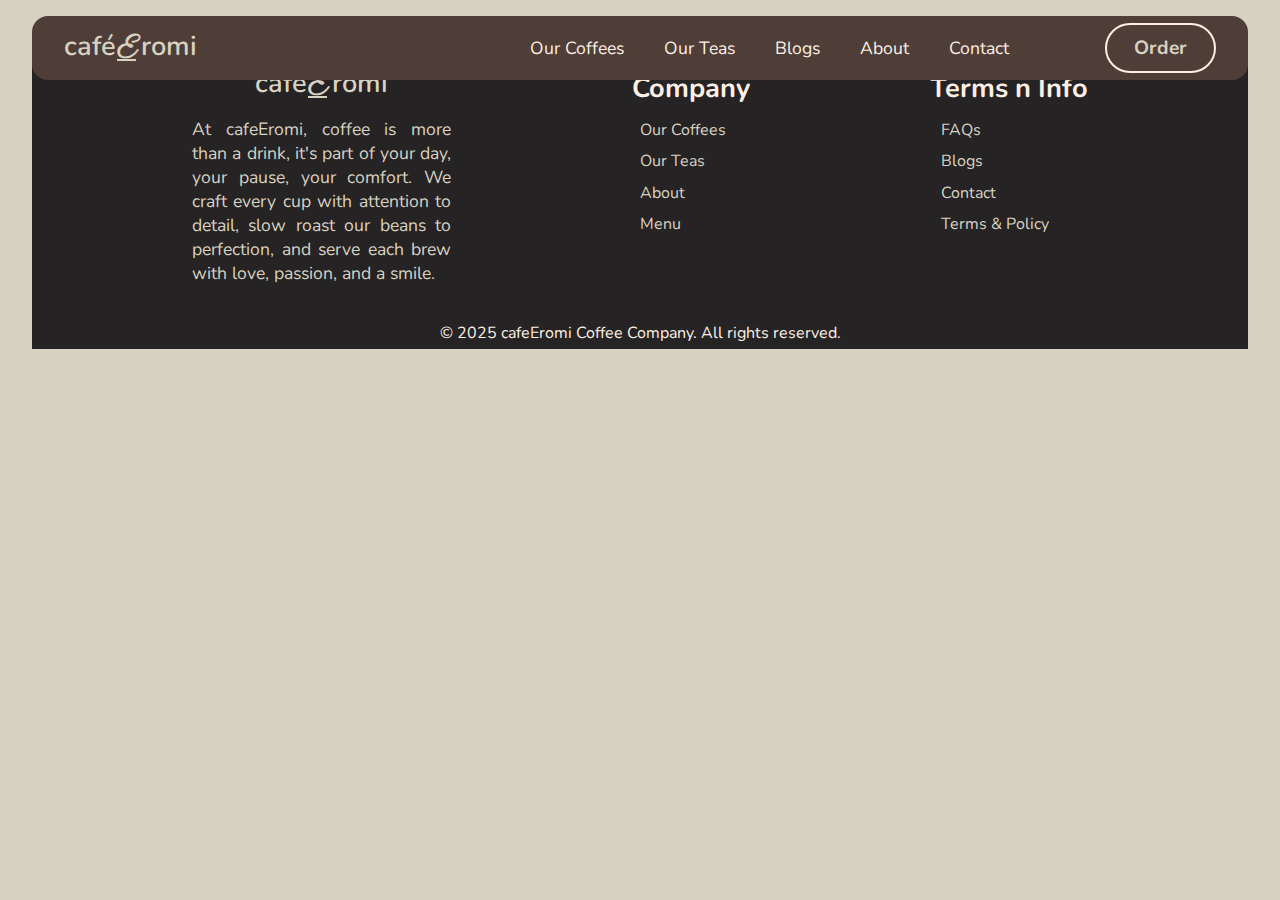
<file: termNpolicy.html>
<!DOCTYPE html>
<html lang="en">
<head>
    <meta charset="UTF-8">
    <meta name="viewport" content="width=device-width, initial-scale=1.0">
    <title>CaféEromi</title>
    <link rel="shortcut icon" href="assets/favicon/favicon.ico" type="image/x-icon">
    <link rel="stylesheet" href="css/termNpolicy.css">
    <link rel="stylesheet" href="css/headFoot.css">
</head>
<body>
    <div class="container">
        <header>
            <div class="hero">
                <div class="logo"><a href="index.html">café<span>E</span>romi</a></div>
                <div class="nav">
                    <ul>
                        <li><a href="ourCoffees.html">Our Coffees</a></li>
                        <li><a href="ourTeas.html">Our Teas</a></li>
                        <li><a href="blogs.html">Blogs</a></li>
                        <li><a href="about.html">About</a></li>
                        <li><a href="contact.html">Contact</a></li>
                        <h5><a href="menu.html">Order</a></h5>
                    </ul>
                </div>
            </div>
        </header>
        
        <main>

        </main>
        
        <footer>
            <div class="top">
                <div class="leftSide">
                    <div class="logo"><a href="index.html">café<span>E</span>romi</a></div>
                    <p>At cafeEromi, coffee is more than a drink, it's part of your day, your pause, your comfort. We craft every cup with attention to detail, slow roast our beans to perfection, and serve each brew with love, passion, and a smile.</p>
                </div>
                <div class="nav">
                    <h4>Company</h4>
                    <ul>
                        <li><a href="ourCoffees.html">Our Coffees</a></li>
                        <li><a href="ourTeas.html">Our Teas</a></li>
                        <li><a href="about.html">About</a></li>
                        <li><a href="menu.html">Menu</a></li>
                    </ul>
                </div>
                <div class="links">
                    <h4>Terms n Info</h4>
                    <ul>
                        <li><a href="faqs.html">FAQs</a></li>
                        <li><a href="blogs.html">Blogs</a></li>
                        <li><a href="contact.html">Contact</a></li>
                        <li><a href="termNpolicy.html">Terms & Policy</a></li>
                    </ul>
                </div>
            </div>
            <div class="bottom">
                <p>© 2025 cafeEromi Coffee Company. All rights reserved.</p>
            </div>
        </footer>
    </div>
</body>
</html>
</file>
<file: css/style.css>
@import url('https://fonts.googleapis.com/css2?family=Nunito:ital,wght@0,200..1000;1,200..1000&family=Parisienne&display=swap');
/* font-family: "Nunito", sans-serif; */
/* font-family: "Parisienne", cursive; */

:root {
    --bg-dark: #262324;
    --bg-light: #FCF0E4;
    --text-dark: #262324;
    --text-light: #FCF0E4;
    --text-accent: #D8D2C2;
    --accent-one: #5E2B2B;
    --accent-two: #4F3E38;
}

* {
    margin: 0;
    padding: 0;
    box-sizing: border-box;
    text-decoration: none;
    list-style: none;
    outline: none;
    border: none;
    font-family: "Nunito", sans-serif;
}

html, body {
    background-color: var(--text-accent);
}

.container {
    min-height: 100vh;
    max-width: 1350px;
    width: 100%;
    margin: 0 auto;
    position: relative;
    box-shadow: 0px 0px 3px var(--bg-dark);
    padding: 1rem 2rem 0rem 2rem;
}

/* Main Body */

.container main .firstSection {
    margin-top: 5rem;
    background-color: var(--bg-dark);
    border-top-left-radius: 16px;
    border-top-right-radius: 16px;
    display: flex;
    align-items: center;
    justify-content: space-between;
    padding: 1rem 5rem;
    height: 43rem;
}

.container main .firstSection .text {
    width: 41rem;
}

.container main .firstSection .text h3 {
    font-size: 3rem;
    font-weight: 700;
    margin-bottom: 1rem;
    color: var(--text-light);
}

/* .container main .firstSection .text h4 {
    font-size: 2.5rem;
    font-weight: 600;
    line-height: 2.5rem;
    margin-bottom: 2rem;
    color: var(--text-light);
}

.container main .firstSection .text h4 span {
    margin-right: 11.2rem;
} */

.container main .firstSection .text p {
    color: var(--text-light);
    font-size: 1.2rem;
    margin-bottom: 1.5rem;
}

.container main .firstSection .text button {
  position: relative;
  display: inline-block;
  height: 4rem;
  width: 11rem;
  text-align: center;
  font-size: 18px;
  letter-spacing: 1px;
  text-decoration: none;
  background: transparent;
  cursor: pointer;
  transition: ease-out 0.5s;
  border: 2px solid var(--bg-light);
  border-radius: 10px;
  box-shadow: inset 0 0 0 0 var(--bg-light);
}

.container main .firstSection .text button:hover {
  color: var(--bg-dark);
  box-shadow: inset 0 -100px 0 0 var(--bg-light);
}

.container main .firstSection .text button:active {
  transform: scale(0.9);
}

.container main .firstSection .text button:hover a {
    color: var(--bg-dark);
    font-weight: 700;
}

.container main .firstSection .text button a {
    color: var(--text-accent);
    font-size: 1.4rem;
}

.container main .firstSection .image {
    width: 30rem;
    height: 37rem;
    display: flex;
    align-items: center;
    justify-content: center;
    transition: all 0.23s ease-in-out;
}

.container main .firstSection .image img {
    height: 51rem;
    transform: rotate(35deg);
    transition: all 1s ease-in-out;
}

.container main .firstSection .image:hover {
    transform: translate(-2px, -5px);    
}

.container main .secondSection {
    background-color: var(--bg-light);
    display: flex;
    align-items: center;
    justify-content: space-between;
    padding: 1rem 6rem;
    height: 43rem;
}

.container main .secondSection .sideText {
    display: flex;
    flex-direction: column;
    align-items: center;
    justify-content: center;
    width: 35rem;
}

.container main .secondSection .sideText h3 {
    color: var(--text-dark);
    font-size: 1.7rem;
    font-weight: 700;
}

.container main .secondSection .sideText h4 {
    color: var(--text-dark);
    font-size: 1.4rem;
}

.container main .secondSection .sideText p {
    color: var(--text-dark);
    line-height: 2rem;
    font-size: 1.5rem;
    font-family: 600;
    text-align: center;
    text-justify: center;
    justify-content: center;
}

.container main .secondSection .sideImg img { 
    height: 35rem;
    box-shadow: 0px 0px 8px var(--bg-dark);
}

.container main .thirdSection  {
    background: var(--bg-dark);
    border-bottom-left-radius: 16px;
    border-bottom-right-radius: 16px;
    display: flex;
    flex-direction: column;
    align-items: center;
    justify-content: flex-start;
    padding: 3rem 1.5rem;
    height: 33rem;
}

.container main .thirdSection .title h3 {
    font-size: 2.2rem;
    color: var(--text-light);
    margin-bottom: 2rem;
}

.container main .thirdSection .content {
    display: flex;
    align-items: center;
    justify-content: space-between;
    width: 72rem
}

.container main .thirdSection .content .column img {
    height: 15rem;
    width: 23rem;
    box-shadow: 0px 0px 5px #000;
    margin-bottom: 1rem;
}

.container main .thirdSection .content h4 {
    font-size: 1.4rem;
    color: var(--text-accent);
    margin-left: 0.5rem;
}

.container main .thirdSection .content h4 span {
    font-size: 1.6rem;
}

.container main .thirdSection .content h3 {
    font-size: 1.6rem;
    color: var(--text-accent);
    margin-left: 0.5rem;
}

.container main .thirdSection .content a {
    font-size: 1.4rem;
    color: var(--bg-light);
    text-decoration: underline;
}
</file>
<file: css/headFoot.css>
@import url('https://fonts.googleapis.com/css2?family=Nunito:ital,wght@0,200..1000;1,200..1000&family=Parisienne&display=swap');
/* font-family: "Nunito", sans-serif; */
/* font-family: "Parisienne", cursive; */

:root {
    --bg-dark: #262324;
    --bg-light: #FCF0E4;
    --text-dark: #262324;
    --text-light: #FCF0E4;
    --text-accent: #D8D2C2;
    --accent-one: #5E2B2B;
    --accent-two: #4F3E38;
}

/* Header Start */

.container header .hero {
    display: flex;
    align-items: center;
    justify-content: space-between;
    z-index: 101;
    position: absolute;
    /* top: 7%; 
    left: 50%;
    transform: translate(-50%, -50%); */
    background-color: var(--accent-two);
    width: calc(100% - 4rem);
    height: 4rem;
    /* box-shadow: var(); */
    padding: 1rem 2rem;
    border-radius: 16px;
}

.container header .hero .logo a {
    font-size: 1.7rem;
    color: var(--text-accent);
    font-weight: 600;
    position: relative;
}

.container header .hero .logo a span {
    font-family: "Parisienne", cursive;
    font-size: 1.9rem;
    letter-spacing: 3px;
    padding-left: 2px;
}

.container header .hero .logo a::after {
    content: ' ';
    position: absolute;
    height: 2px;
    width: 1.2rem;
    background: var(--text-accent);
    bottom: 10%;
    left: 40%;
    transition: all 0.23s ease-out;
}

.container header .hero .logo a:hover::after {
    width: 101%;
    left: 0;
}

.container header .hero .nav ul {
    display: flex;
    align-items: center;
    justify-content: center;
}

.container header .hero .nav ul li {
    margin-left: 2.5rem;
}

.container header .hero .nav ul li a {
    color: var(--text-light);
    font-size: 1.1rem;
    position: relative;
}

.container header .hero .nav ul li a::after {
    content: ' ';
    height: 1px;
    width: 30%;
    z-index: 15111;
    position: absolute;
    background-color: var(--text-accent);
    opacity: 0;
    top: 0;
    left: 50%;
    transform: translate(-50%, -50%);
    transition: all 0.23s ease-in;
}

.container header .hero .nav ul li a:hover::after {
    height: 2.2px;
    width: 100%;
    opacity: 1;
    top: 90%;
}

.container header .hero .nav ul li a:hover {
    color: var(--text-accent);
}

.container header .hero .nav ul h5 {
    border: 2px solid var(--bg-light);
    padding: 0.6rem 1.7rem;
    display: flex;
    align-items: center;
    justify-content: center;
    border-radius: 25px;
    margin-left: 6rem;
    position: relative;
    cursor: pointer;
    overflow: hidden;
}

.container header .hero .nav ul h5::after {
    content: ' ';
    position: absolute;
    height: 100%;
    width: 100%;
    background: var(--bg-light);
    bottom: -100%;
    left: 0;
    border-radius: 100%;
    transition: all 0.23s ease-out;
}

.container header .hero .nav ul h5:hover::after {
    bottom: 0;
    border-radius: 0;
}

.container header .hero .nav ul h5:hover a {
    color: var(--text-dark);
}

.container header .hero .nav ul h5 a {
    color: var(--text-accent);
    font-size: 1.2rem;
    z-index: 101;
}

/* Header End */

/* Footer Start */

.container footer {
    margin-top: 1rem;
    background-color: var(--bg-dark);
    padding: 1rem 3rem 0.3rem 3rem;
    display: flex;
    align-items: center;
    justify-content: center;
    flex-direction: column;
    border-top-left-radius: 16px;
    border-top-right-radius: 16px;
}

.container footer .top {
    display: flex;
    align-items: flex-start;
    justify-content: space-between;
    width: 80%;
    margin-bottom: 2.3rem;
}

.container footer .top .leftSide {
    width: 16.2rem;
    display: flex;
    flex-direction: column;
    align-items: center;
    justify-content: center;
    margin-top: 1rem;
}

.container footer .top .leftSide .logo a {
    font-size: 1.7rem;
    color: var(--text-accent);
    font-weight: 600;
    position: relative;
}

.container footer .top .leftSide .logo a span {
    font-family: "Parisienne", cursive;
    font-size: 1.9rem;
    letter-spacing: 3px;
    padding-left: 2px;
}

.container footer .top .leftSide .logo a::after {
    content: ' ';
    position: absolute;
    height: 2px;
    width: 1.2rem;
    background: var(--text-accent);
    bottom: 10%;
    left: 40%;
    transition: all 0.23s ease-out;
}

.container footer .top .leftSide .logo a:hover::after {
    width: 101%;
    left: 0;
}

.container footer .top .leftSide p {
    text-align: justify;
    color: var(--text-accent);
    font-size: 1.1rem;
    margin-top: 0.7rem;
}

.container footer .top .nav h4 {
    font-size: 1.7rem;
    margin-bottom: 0.7rem;
    margin-top: 1.4rem;
    color: var(--bg-light);
}

.container footer .top .nav ul li {
    margin-bottom: 0.6rem;
    margin-left: 0.5rem;
}

.container footer .top .nav ul li a {
    font-size: 1rem;
    color: var(--text-accent);
}

.container footer .top .nav ul li a:hover {
    text-decoration: underline;
}

.container footer .top .links h4 {
    font-size: 1.7rem;
    margin-bottom: 0.7rem;
    margin-top: 1.4rem;
    color: var(--bg-light);
}

.container footer .top .links ul li {
    margin-bottom: 0.6rem;
    margin-left: 0.7rem;
}

.container footer .top .links ul li a {
    font-size: 1rem;
    color: var(--text-accent);
}

.container footer .top .links ul li a:hover {
    text-decoration: underline;
}

.container footer .bottom p {
    font-size: 1rem;
    color: var(--text-light);
}

/* Footer End */
</file>
<file: css/about.css>
@import url('https://fonts.googleapis.com/css2?family=Nunito:ital,wght@0,200..1000;1,200..1000&family=Parisienne&display=swap');
/* font-family: "Nunito", sans-serif; */
/* font-family: "Parisienne", cursive; */

:root {
    --bg-dark: #262324;
    --bg-light: #FCF0E4;
    --text-dark: #262324;
    --text-light: #FCF0E4;
    --text-accent: #D8D2C2;
    --accent-one: #5E2B2B;
    --accent-two: #4F3E38;
}

* {
    margin: 0;
    padding: 0;
    box-sizing: border-box;
    text-decoration: none;
    list-style: none;
    outline: none;
    border: none;
    font-family: "Nunito", sans-serif;
}

html, body {
    background-color: var(--text-accent);
}

.container {
    min-height: 100vh;
    max-width: 1350px;
    width: 100%;
    margin: 0 auto;
    position: relative;
    box-shadow: 0px 0px 3px var(--bg-dark);
    padding: 1rem 2rem 0rem 2rem;
}
</file>
<file: css/blogs.css>
@import url('https://fonts.googleapis.com/css2?family=Nunito:ital,wght@0,200..1000;1,200..1000&family=Parisienne&display=swap');
/* font-family: "Nunito", sans-serif; */
/* font-family: "Parisienne", cursive; */

:root {
    --bg-dark: #262324;
    --bg-light: #FCF0E4;
    --text-dark: #262324;
    --text-light: #FCF0E4;
    --text-accent: #D8D2C2;
    --accent-one: #5E2B2B;
    --accent-two: #4F3E38;
}

* {
    margin: 0;
    padding: 0;
    box-sizing: border-box;
    text-decoration: none;
    list-style: none;
    outline: none;
    border: none;
    font-family: "Nunito", sans-serif;
}

html, body {
    background-color: var(--text-accent);
}

.container {
    min-height: 100vh;
    max-width: 1350px;
    width: 100%;
    margin: 0 auto;
    position: relative;
    box-shadow: 0px 0px 3px var(--bg-dark);
    padding: 1rem 2rem 0rem 2rem;
}
</file>
<file: css/cart.css>
@import url('https://fonts.googleapis.com/css2?family=Nunito:ital,wght@0,200..1000;1,200..1000&family=Parisienne&display=swap');
/* font-family: "Nunito", sans-serif; */
/* font-family: "Parisienne", cursive; */

:root {
    --bg-dark: #262324;
    --bg-light: #FCF0E4;
    --text-dark: #262324;
    --text-light: #FCF0E4;
    --text-accent: #D8D2C2;
    --accent-one: #5E2B2B;
    --accent-two: #4F3E38;
}

* {
    margin: 0;
    padding: 0;
    box-sizing: border-box;
    text-decoration: none;
    list-style: none;
    outline: none;
    border: none;
    font-family: "Nunito", sans-serif;
}

html, body {
    background-color: var(--text-accent);
}

.container {
    min-height: 100vh;
    max-width: 1350px;
    width: 100%;
    margin: 0 auto;
    position: relative;
    box-shadow: 0px 0px 3px var(--bg-dark);
    padding: 1rem 2rem 0rem 2rem;
}
</file>
<file: css/checkout.css>
@import url('https://fonts.googleapis.com/css2?family=Nunito:ital,wght@0,200..1000;1,200..1000&family=Parisienne&display=swap');
/* font-family: "Nunito", sans-serif; */
/* font-family: "Parisienne", cursive; */

:root {
    --bg-dark: #262324;
    --bg-light: #FCF0E4;
    --text-dark: #262324;
    --text-light: #FCF0E4;
    --text-accent: #D8D2C2;
    --accent-one: #5E2B2B;
    --accent-two: #4F3E38;
}

* {
    margin: 0;
    padding: 0;
    box-sizing: border-box;
    text-decoration: none;
    list-style: none;
    outline: none;
    border: none;
    font-family: "Nunito", sans-serif;
}

html, body {
    background-color: var(--text-accent);
}

.container {
    min-height: 100vh;
    max-width: 1350px;
    width: 100%;
    margin: 0 auto;
    position: relative;
    box-shadow: 0px 0px 3px var(--bg-dark);
    padding: 1rem 2rem 0rem 2rem;
}
</file>
<file: css/contact.css>
@import url('https://fonts.googleapis.com/css2?family=Nunito:ital,wght@0,200..1000;1,200..1000&family=Parisienne&display=swap');
/* font-family: "Nunito", sans-serif; */
/* font-family: "Parisienne", cursive; */

:root {
    --bg-dark: #262324;
    --bg-light: #FCF0E4;
    --text-dark: #262324;
    --text-light: #FCF0E4;
    --text-accent: #D8D2C2;
    --accent-one: #5E2B2B;
    --accent-two: #4F3E38;
}

* {
    margin: 0;
    padding: 0;
    box-sizing: border-box;
    text-decoration: none;
    list-style: none;
    outline: none;
    border: none;
    font-family: "Nunito", sans-serif;
}

html, body {
    background-color: var(--text-accent);
}

.container {
    min-height: 100vh;
    max-width: 1350px;
    width: 100%;
    margin: 0 auto;
    position: relative;
    box-shadow: 0px 0px 3px var(--bg-dark);
    padding: 1rem 2rem 0rem 2rem;
}
</file>
<file: css/faqs.css>
@import url('https://fonts.googleapis.com/css2?family=Nunito:ital,wght@0,200..1000;1,200..1000&family=Parisienne&display=swap');
/* font-family: "Nunito", sans-serif; */
/* font-family: "Parisienne", cursive; */

:root {
    --bg-dark: #262324;
    --bg-light: #FCF0E4;
    --text-dark: #262324;
    --text-light: #FCF0E4;
    --text-accent: #D8D2C2;
    --accent-one: #5E2B2B;
    --accent-two: #4F3E38;
}

* {
    margin: 0;
    padding: 0;
    box-sizing: border-box;
    text-decoration: none;
    list-style: none;
    outline: none;
    border: none;
    font-family: "Nunito", sans-serif;
}

html, body {
    background-color: var(--text-accent);
}

.container {
    min-height: 100vh;
    max-width: 1350px;
    width: 100%;
    margin: 0 auto;
    position: relative;
    box-shadow: 0px 0px 3px var(--bg-dark);
    padding: 1rem 2rem 0rem 2rem;
}
</file>
<file: css/menu.css>
@import url('https://fonts.googleapis.com/css2?family=Nunito:ital,wght@0,200..1000;1,200..1000&family=Parisienne&display=swap');
/* font-family: "Nunito", sans-serif; */
/* font-family: "Parisienne", cursive; */

:root {
    --bg-dark: #262324;
    --bg-light: #FCF0E4;
    --text-dark: #262324;
    --text-light: #FCF0E4;
    --text-accent: #D8D2C2;
    --accent-one: #5E2B2B;
    --accent-two: #4F3E38;
}

* {
    margin: 0;
    padding: 0;
    box-sizing: border-box;
    text-decoration: none;
    list-style: none;
    outline: none;
    border: none;
    font-family: "Nunito", sans-serif;
}

html, body {
    background-color: var(--text-accent);
}

.container {
    min-height: 100vh;
    max-width: 1350px;
    width: 100%;
    margin: 0 auto;
    position: relative;
    box-shadow: 0px 0px 3px var(--bg-dark);
    padding: 1rem 2rem 0rem 2rem;
}
</file>
<file: css/ourCoffees.css>
@import url('https://fonts.googleapis.com/css2?family=Nunito:ital,wght@0,200..1000;1,200..1000&family=Parisienne&display=swap');
/* font-family: "Nunito", sans-serif; */
/* font-family: "Parisienne", cursive; */

:root {
    --bg-dark: #262324;
    --bg-light: #FCF0E4;
    --text-dark: #262324;
    --text-light: #FCF0E4;
    --text-accent: #D8D2C2;
    --accent-one: #5E2B2B;
    --accent-two: #4F3E38;
}

* {
    margin: 0;
    padding: 0;
    box-sizing: border-box;
    text-decoration: none;
    list-style: none;
    outline: none;
    border: none;
    font-family: "Nunito", sans-serif;
}

html, body {
    background-color: var(--text-accent);
}

.container {
    min-height: 100vh;
    max-width: 1350px;
    width: 100%;
    margin: 0 auto;
    position: relative;
    box-shadow: 0px 0px 3px var(--bg-dark);
    padding: 1rem 2rem 0rem 2rem;
}
</file>
<file: css/ourTeas.css>
@import url('https://fonts.googleapis.com/css2?family=Nunito:ital,wght@0,200..1000;1,200..1000&family=Parisienne&display=swap');
/* font-family: "Nunito", sans-serif; */
/* font-family: "Parisienne", cursive; */

:root {
    --bg-dark: #262324;
    --bg-light: #FCF0E4;
    --text-dark: #262324;
    --text-light: #FCF0E4;
    --text-accent: #D8D2C2;
    --accent-one: #5E2B2B;
    --accent-two: #4F3E38;
}

* {
    margin: 0;
    padding: 0;
    box-sizing: border-box;
    text-decoration: none;
    list-style: none;
    outline: none;
    border: none;
    font-family: "Nunito", sans-serif;
}

html, body {
    background-color: var(--text-accent);
}

.container {
    min-height: 100vh;
    max-width: 1350px;
    width: 100%;
    margin: 0 auto;
    position: relative;
    box-shadow: 0px 0px 3px var(--bg-dark);
    padding: 1rem 2rem 0rem 2rem;
}
</file>
<file: css/termNpolicy.css>
@import url('https://fonts.googleapis.com/css2?family=Nunito:ital,wght@0,200..1000;1,200..1000&family=Parisienne&display=swap');
/* font-family: "Nunito", sans-serif; */
/* font-family: "Parisienne", cursive; */

:root {
    --bg-dark: #262324;
    --bg-light: #FCF0E4;
    --text-dark: #262324;
    --text-light: #FCF0E4;
    --text-accent: #D8D2C2;
    --accent-one: #5E2B2B;
    --accent-two: #4F3E38;
}

* {
    margin: 0;
    padding: 0;
    box-sizing: border-box;
    text-decoration: none;
    list-style: none;
    outline: none;
    border: none;
    font-family: "Nunito", sans-serif;
}

html, body {
    background-color: var(--text-accent);
}

.container {
    min-height: 100vh;
    max-width: 1350px;
    width: 100%;
    margin: 0 auto;
    position: relative;
    box-shadow: 0px 0px 3px var(--bg-dark);
    padding: 1rem 2rem 0rem 2rem;
}
</file>
